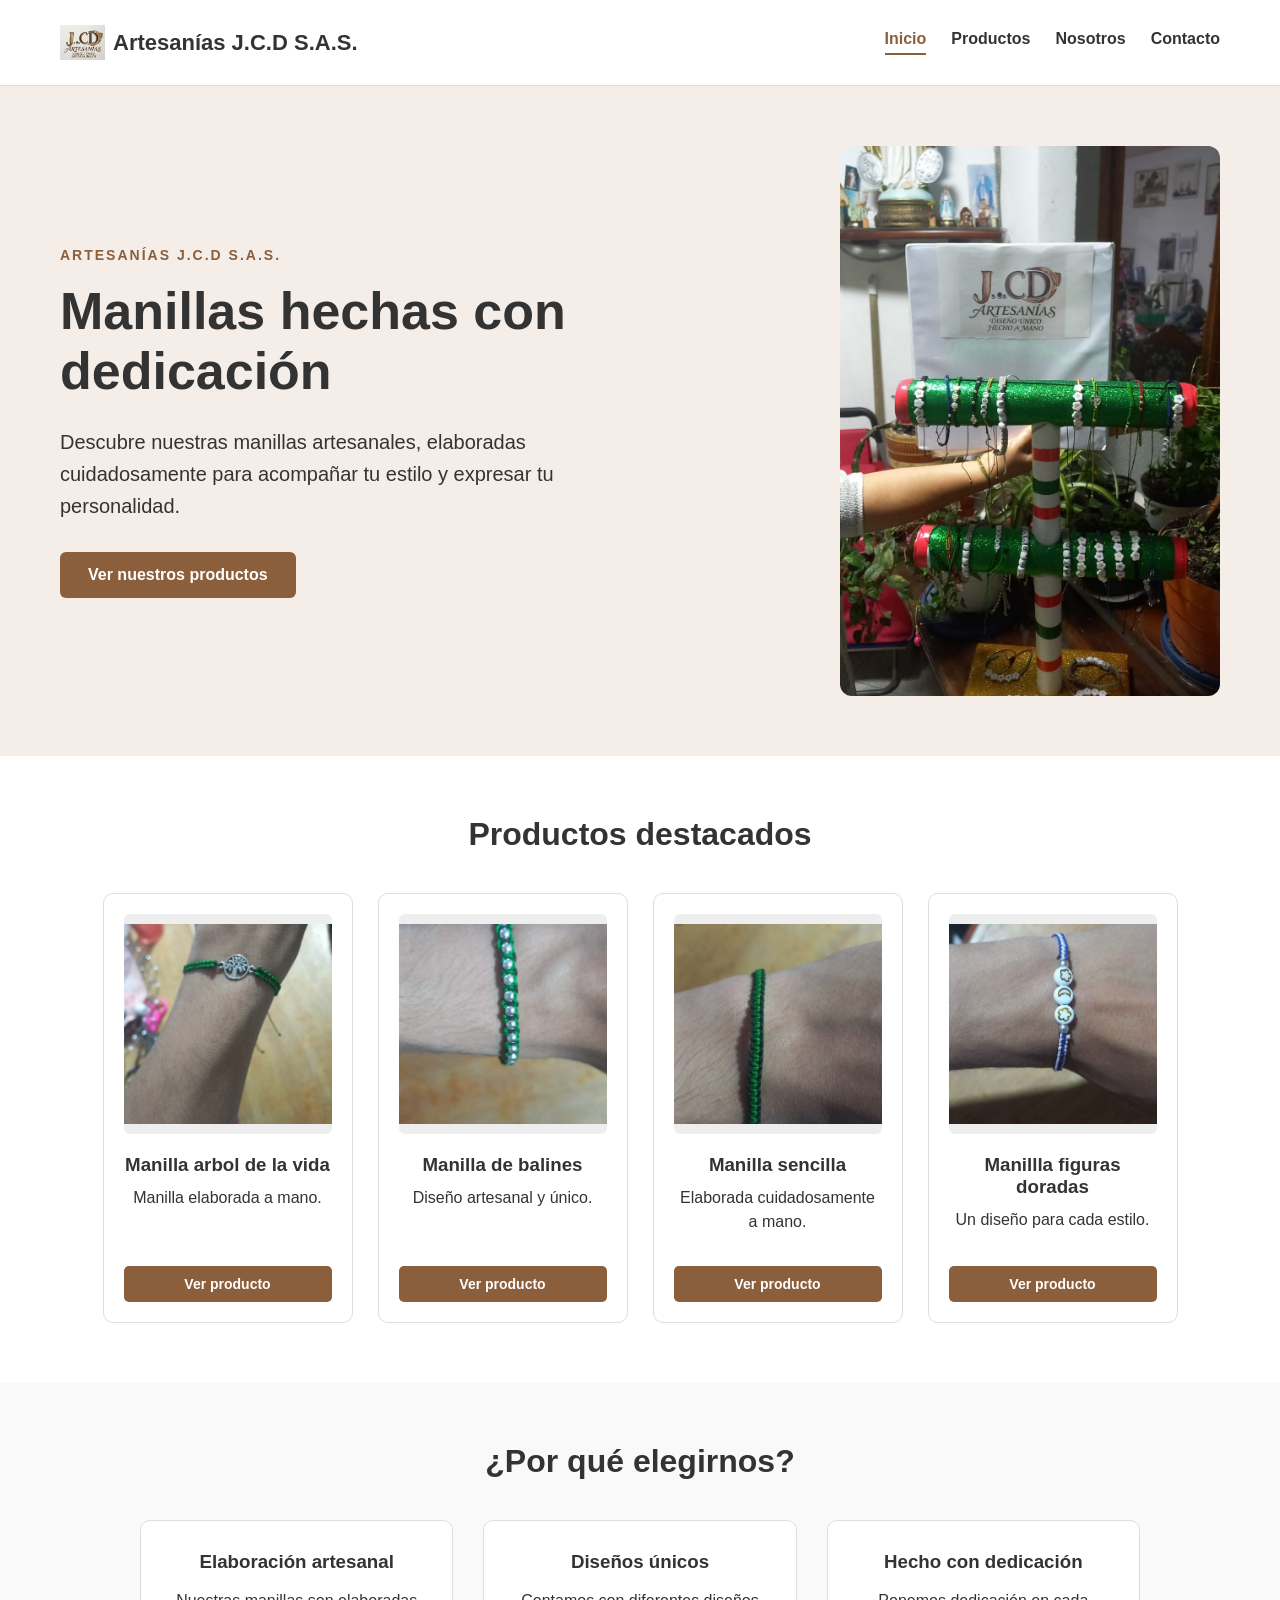
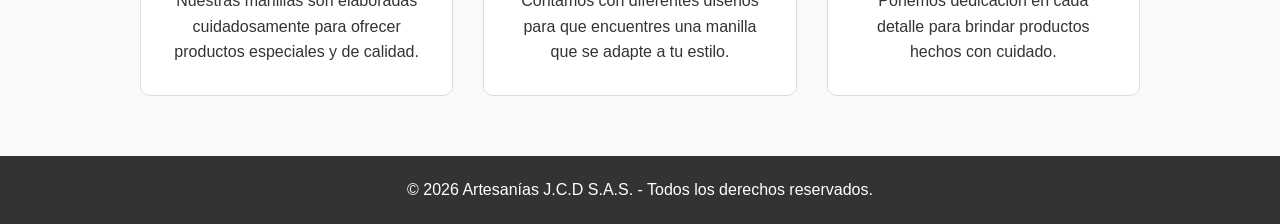
<file: index.html>
<!DOCTYPE html>
<html lang="es">
<head>
    <meta charset="UTF-8">
    <meta name="viewport" content="width=device-width, initial-scale=1.0">
    <title>Artesanías J.C.D S.A.S.</title>
    <link rel="icon" type="image/jpeg" href="./img/Logo.jpeg">
    <link rel="stylesheet" href="./CSS/estilos.css">
</head>

<body>

    <header>
       <div class="logo">
            <img src="./img/Logo.jpeg" alt="Logo Artesanías J.C.D">
            <span>Artesanías J.C.D S.A.S.</span>
        </div>

        <nav>
            <a href="index.html" class="activo">Inicio</a>
            <a href="productos.html">Productos</a>
            <a href="nosotros.html">Nosotros</a>
            <a href="contacto.html">Contacto</a>
        </nav>
    </header>

    <main>

        <section class="inicio">

            <div class="inicio-contenido">

                <div class="inicio-texto">

                    <p class="inicio-etiqueta">
                        ARTESANÍAS J.C.D S.A.S.
                    </p>

                    <h1>
                        Manillas hechas con dedicación
                    </h1>

                    <p>
                        Descubre nuestras manillas artesanales, elaboradas
                        cuidadosamente para acompañar tu estilo y expresar
                        tu personalidad.
                    </p>

                    <a href="productos.html" class="boton">
                        Ver nuestros productos
                    </a>

                </div>


                <div class="inicio-imagen">

                    <img src="img/Inicio.jpeg"
                        alt="Manillas artesanales">

                </div>

            </div>

</section>

</section>

        <section class="productos-destacados">

            <h2>Productos destacados</h2>

            <div class="productos">

                <div class="producto">

                    <div class="imagen-producto">
                        <img src="img/Manilla_Arbol_de_la_vida.jpeg" alt="Arbol de la vida">
                    </div>

                    <h3>Manilla arbol de la vida</h3>

                    <p>Manilla elaborada a mano.</p>

                    <a href="productos.html" class="boton-producto">
                        Ver producto
                    </a>

                </div>


                <div class="producto">

                    <div class="imagen-producto">
                        <img src="img/Manilla_de_balines.jpeg" alt="Manilla de balines">
                    </div>

                    <h3>Manilla de balines</h3>

                    <p>Diseño artesanal y único.</p>

                    <a href="productos.html" class="boton-producto">
                        Ver producto
                    </a>

                </div>


                <div class="producto">

                    <div class="imagen-producto">
                        <img src="img/Manilla_Sencilla.jpeg" alt="Manilla sencilla">
                    </div>

                    <h3>Manilla sencilla</h3>

                    <p>Elaborada cuidadosamente a mano.</p>

                    <a href="productos.html" class="boton-producto">
                        Ver producto
                    </a>

                </div>


                <div class="producto">

                    <div class="imagen-producto">
                        <img src="img/Manillla_figuras_doradas.jpeg" alt="Manillla_figuras_doradas">
                    </div>

                    <h3>Manillla figuras doradas</h3>

                    <p>Un diseño para cada estilo.</p>

                    <a href="productos.html" class="boton-producto">
                        Ver producto
                    </a>

                </div>

            </div>

        </section>

        <section class="porque-elegirnos">

    <h2>¿Por qué elegirnos?</h2>

    <div class="razones">

        <div class="razon">
            <i class="fa-solid fa-hand-sparkles"></i>
            <h3>Elaboración artesanal</h3>
            <p>
                Nuestras manillas son elaboradas cuidadosamente
                para ofrecer productos especiales y de calidad.
            </p>
        </div>

        <div class="razon">
            <i class="fa-solid fa-star"></i>
            <h3>Diseños únicos</h3>
            <p>
                Contamos con diferentes diseños para que encuentres
                una manilla que se adapte a tu estilo.
            </p>
        </div>

        <div class="razon">
            <i class="fa-solid fa-heart"></i>
            <h3>Hecho con dedicación</h3>
            <p>
                Ponemos dedicación en cada detalle para brindar
                productos hechos con cuidado.
            </p>
        </div>

    </div>

</section>

    </main>

    <footer>
        <p>© 2026 Artesanías J.C.D S.A.S. - Todos los derechos reservados.</p>
    </footer>

</body>
</html>
</file>
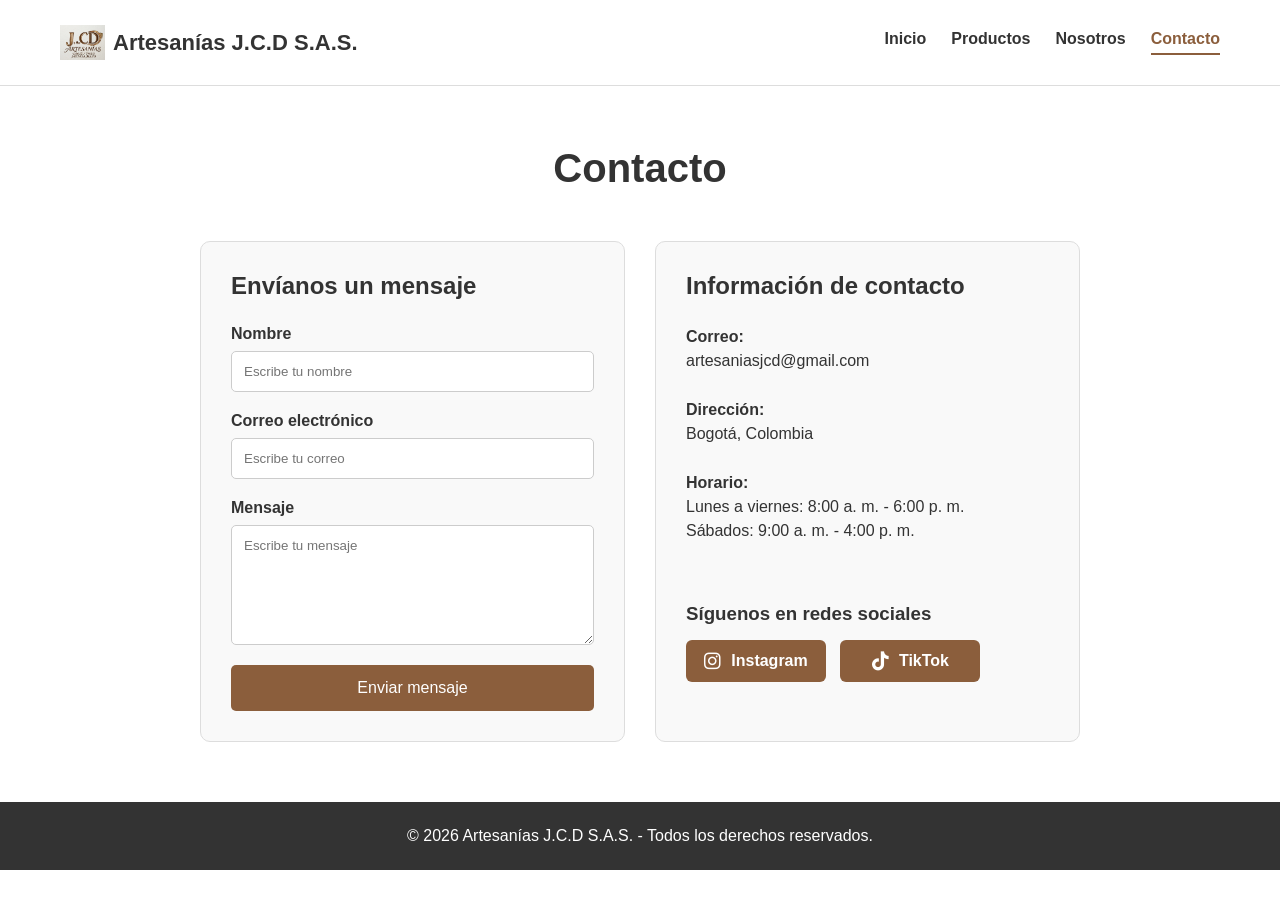
<file: contacto.html>
<!DOCTYPE html>
<html lang="es">

<head>
    <meta charset="UTF-8">
    <meta name="viewport" content="width=device-width, initial-scale=1.0">

    <title>Contacto - Artesanías J.C.D S.A.S.</title>

    <link rel="stylesheet" href="./CSS/estilos.css">

    <link rel="icon" type="image/jpeg" href="./img/Logo.jpeg">

    <link rel="stylesheet"
        href="https://cdnjs.cloudflare.com/ajax/libs/font-awesome/6.5.2/css/all.min.css">

</head>

<body>

    <header>

        <div class="logo">
            <img src="./img/Logo.jpeg" alt="Logo Artesanías J.C.D">
            <span>Artesanías J.C.D S.A.S.</span>
        </div>

        <nav>
            <a href="index.html">Inicio</a>
            <a href="productos.html">Productos</a>
            <a href="nosotros.html">Nosotros</a>
            <a href="contacto.html" class="activo">Contacto</a>
        </nav>

    </header>


    <main>

        <section class="contacto">

            <h1>Contacto</h1>

            <div class="contacto-contenido">


                <!-- FORMULARIO -->

                <div class="formulario">

                    <h2>Envíanos un mensaje</h2>

                    <form id="formulario-contacto" action="https://formspree.io/f/xbgjrnvz" method="POST">

                        <label for="nombre">Nombre</label>

                        <input
                            type="text"
                            id="nombre"
                            name="nombre"
                            placeholder="Escribe tu nombre"
                        >

                        <label for="correo">Correo electrónico</label>

                        <input
                            type="email"
                            id="correo"
                            name="correo"
                            placeholder="Escribe tu correo"
                        >

                        <label for="mensaje">Mensaje</label>

                        <textarea
                            id="mensaje"
                            name="mensaje"
                            placeholder="Escribe tu mensaje"
                        ></textarea>

                        <button type="submit">
                            Enviar mensaje
                        </button>

                        <p id="mensaje-formulario"></p>

                    </form>

                </div>


                <!-- INFORMACIÓN DE CONTACTO -->

                <div class="informacion-contacto">

                    <h2>Información de contacto</h2>

                    <p>
                        <strong>Correo:</strong><br>
                        artesaniasjcd@gmail.com
                    </p>

                    <p>
                        <strong>Dirección:</strong><br>
                        Bogotá, Colombia
                    </p>

                    <p>
                        <strong>Horario:</strong><br>
                        Lunes a viernes: 8:00 a. m. - 6:00 p. m.<br>
                        Sábados: 9:00 a. m. - 4:00 p. m.
                    </p>


                    <!-- REDES SOCIALES -->

                    <div class="redes-sociales">

                        <h3>Síguenos en redes sociales</h3>

                        <a href="https://www.instagram.com/j.c.d.artesanias?igsi=NG5wYnc1M2ZqN2w1" target="_blank">
                            <i class="fa-brands fa-instagram"></i>
                            <span>Instagram</span>
                        </a>

                        <a href="https://www.tiktok.com/@artesanas.j.c.d" target="_blank">
                            <i class="fa-brands fa-tiktok"></i>
                            <span>TikTok</span>
                        </a>

                    </div>

                </div>

            </div>

        </section>

    </main>


    <footer>

        <p>
            © 2026 Artesanías J.C.D S.A.S. - Todos los derechos reservados.
        </p>

    </footer>
    
    <script>

const formulario = document.getElementById("formulario-contacto");
const mensaje = document.getElementById("mensaje-formulario");

formulario.addEventListener("submit", async function(event) {

    event.preventDefault();

    const datos = new FormData(formulario);

    try {

        const respuesta = await fetch(formulario.action, {
            method: "POST",
            body: datos,
            headers: {
                "Accept": "application/json"
            }
        });

        if (respuesta.ok) {

            mensaje.textContent = "¡Mensaje enviado correctamente!";
            mensaje.style.color = "#8b5e3c";

            formulario.reset();

        } else {

            mensaje.textContent = "No se pudo enviar el mensaje. Inténtalo nuevamente.";
            mensaje.style.color = "red";

        }

    } catch (error) {

        mensaje.textContent = "Ocurrió un error. Inténtalo nuevamente.";
        mensaje.style.color = "red";

    }

});

</script>
</body>

</html>
</file>
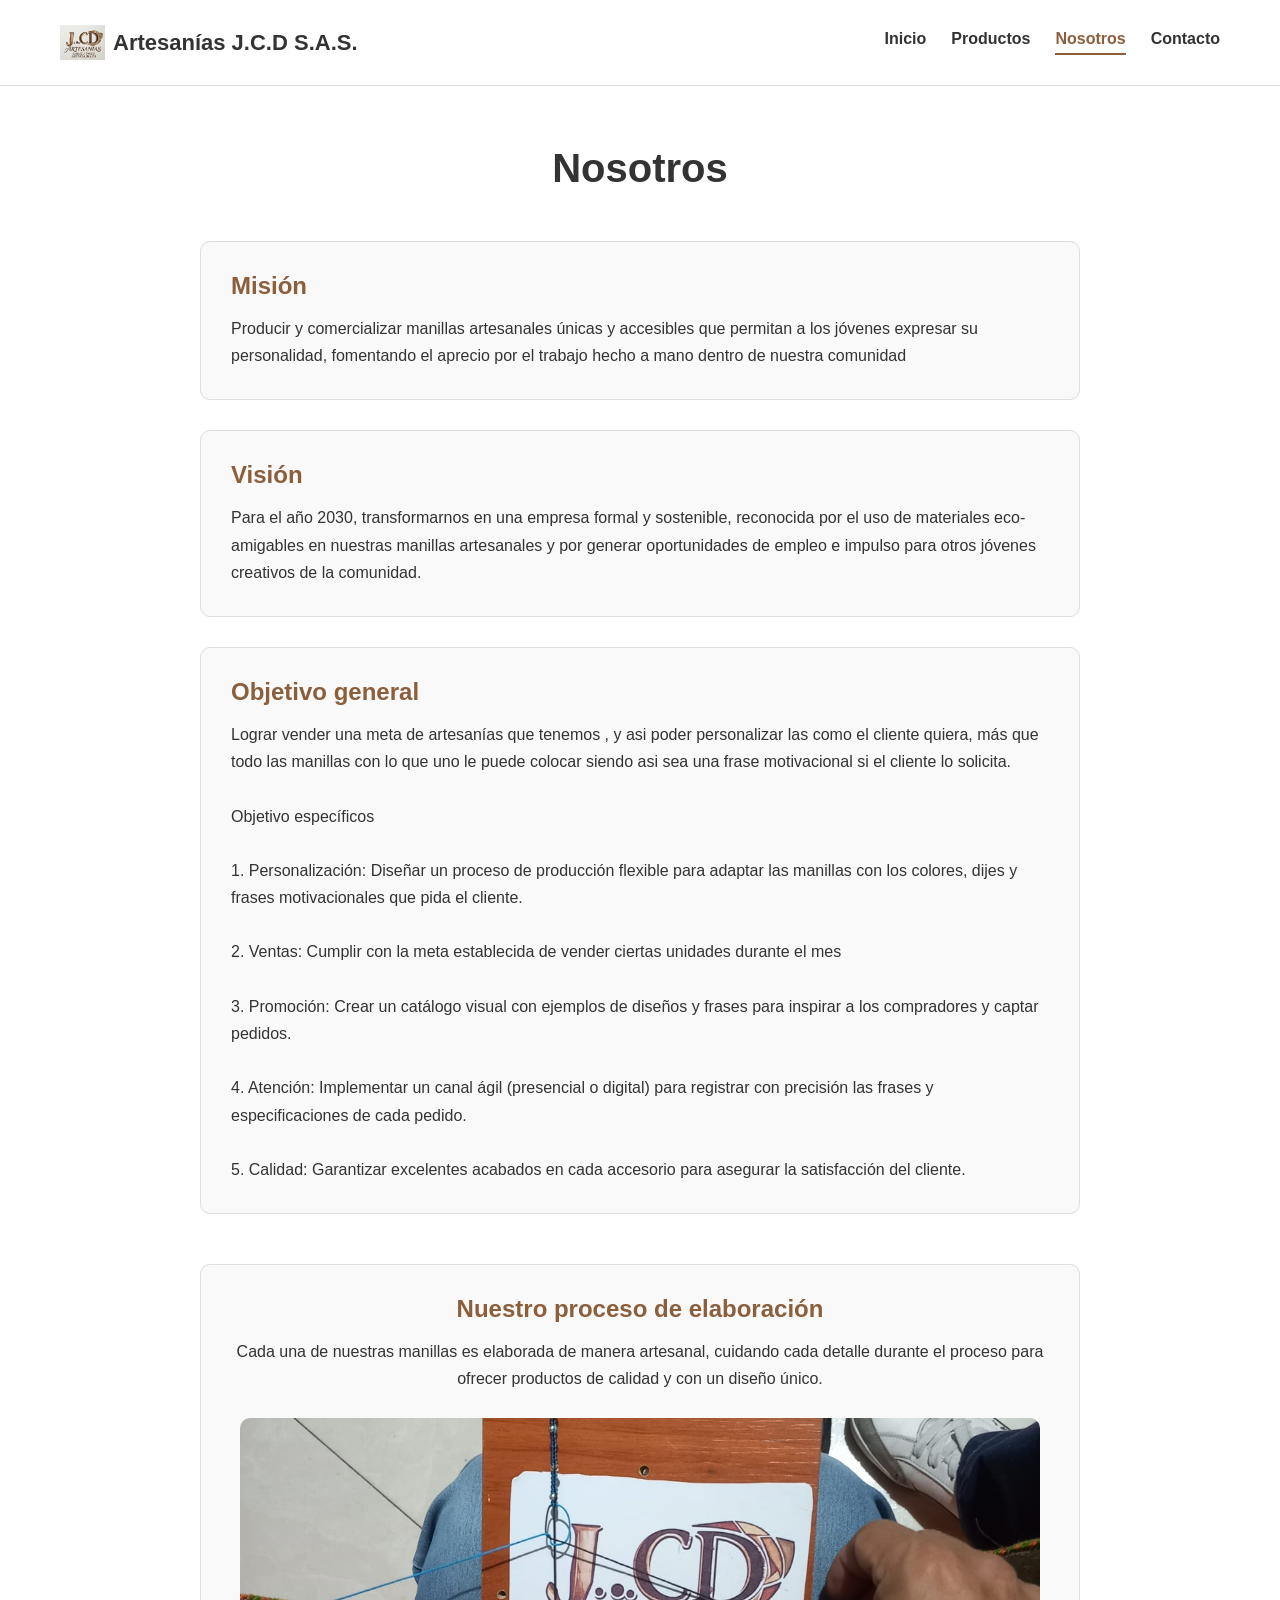
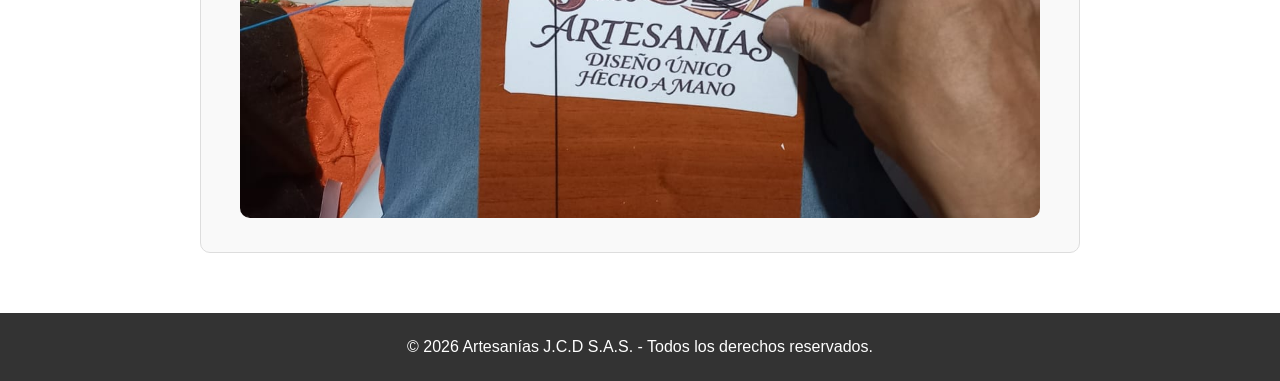
<file: nosotros.html>
<!DOCTYPE html>
<html lang="es">

<head>
    <meta charset="UTF-8">
    <meta name="viewport" content="width=device-width, initial-scale=1.0">

    <title>Nosotros - Artesanías J.C.D S.A.S.</title>

    <link rel="icon" type="image/jpeg" href="./img/Logo.jpeg">

    <link rel="stylesheet" href="./CSS/estilos.css">
</head>

<body>

    <header>

        <div class="logo">
            <img src="./img/Logo.jpeg" alt="Logo Artesanías J.C.D">
            <span>Artesanías J.C.D S.A.S.</span>
        </div>

        <nav>
            <a href="index.html">Inicio</a>
            <a href="productos.html">Productos</a>
            <a href="nosotros.html" class="activo">Nosotros</a>
            <a href="contacto.html">Contacto</a>
        </nav>

    </header>

    <main>

        <section class="nosotros">

            <h1>Nosotros</h1>

            <div class="informacion">

                <div class="bloque">

                    <h2>Misión</h2>

                    <p>
                        Producir y comercializar manillas artesanales únicas y accesibles que permitan a los 
                        jóvenes expresar su personalidad, fomentando el aprecio por el trabajo hecho a mano 
                        dentro de nuestra comunidad 
                    </p>

                </div>

                <div class="bloque">

                    <h2>Visión</h2>

                    <p>
                        Para el año 2030, transformarnos en una empresa formal y sostenible, 
                        reconocida por el uso de materiales eco-amigables en nuestras manillas 
                        artesanales y por generar oportunidades de empleo e impulso para otros 
                        jóvenes creativos de la comunidad.
                    </p>

                </div>

                <div class="bloque">

                    <h2>Objetivo general</h2>

                    <p>
                        Lograr vender una meta de artesanías que tenemos ,
                        y asi poder personalizar las como el cliente quiera, 
                        más que todo las manillas con lo que uno le puede colocar 
                        siendo asi sea una frase motivacional si el cliente lo solicita.<br><br>
                        Objetivo específicos<br><br> 
                        1. Personalización: Diseñar un proceso de producción flexible para adaptar 
                        las manillas con los colores, dijes y frases motivacionales que pida el 
                        cliente.<br>
                        <br>
                        2. Ventas: Cumplir con la meta establecida de vender ciertas  unidades 
                        durante el mes <br>
                        <br>
                        3. Promoción: Crear un catálogo visual con ejemplos de diseños y frases 
                        para inspirar a los compradores y captar pedidos.<br>
                        <br>
                        4. Atención: Implementar un canal ágil (presencial o digital) para 
                        registrar con precisión las frases y especificaciones de cada pedido.<br>
                        <br>
                        5. Calidad: Garantizar excelentes acabados en cada accesorio para asegurar 
                        la satisfacción del cliente.
                    </p>

                </div>

            </div>

            <div class="proceso">

            <h2>Nuestro proceso de elaboración</h2>

            <p>
                Cada una de nuestras manillas es elaborada de manera artesanal,
                cuidando cada detalle durante el proceso para ofrecer productos
                de calidad y con un diseño único.
            </p>

            <div class="proceso-imagen">
                <img src="img/Proceso.jpeg" alt="Proceso de elaboración de manillas">
            </div>

            </div>

        </section>

    </main>

    <footer>

        <p>
            © 2026 Artesanías J.C.D S.A.S. - Todos los derechos reservados.
        </p>

    </footer>

</body>

</html>
</file>
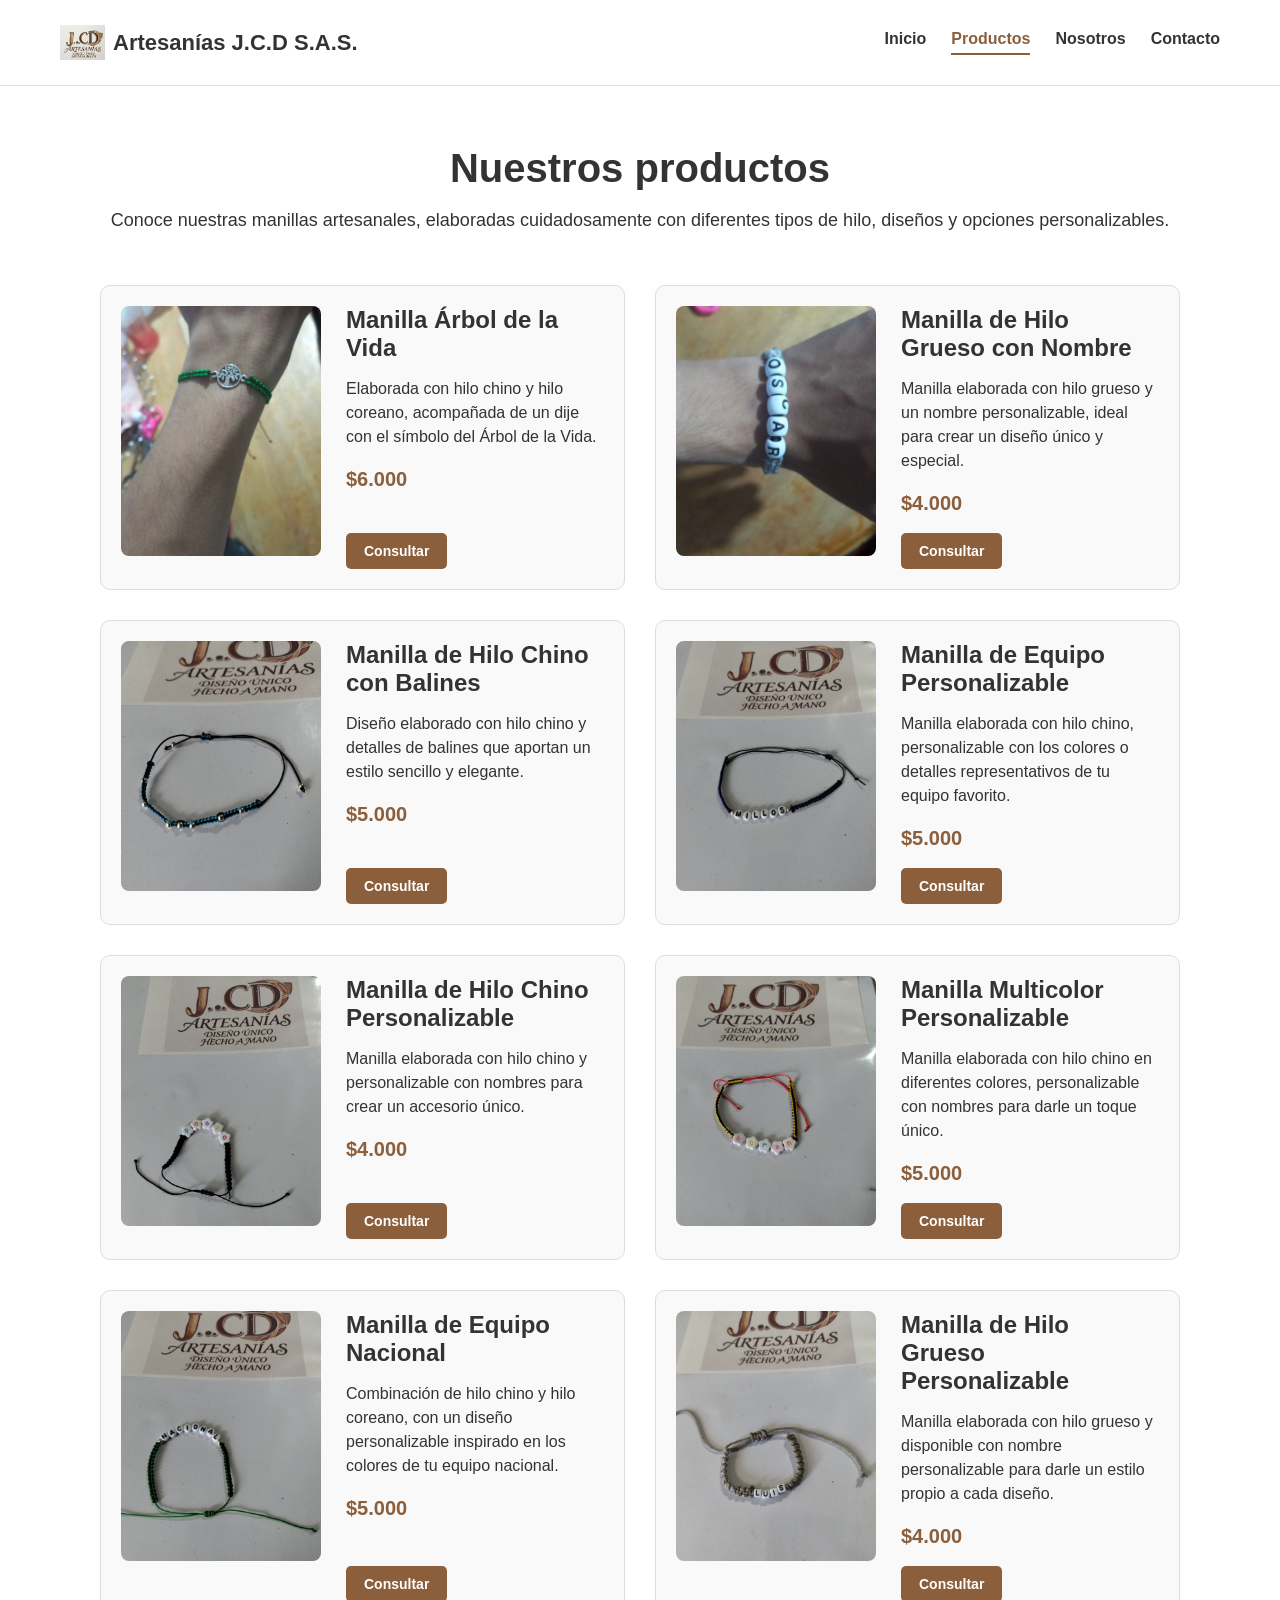
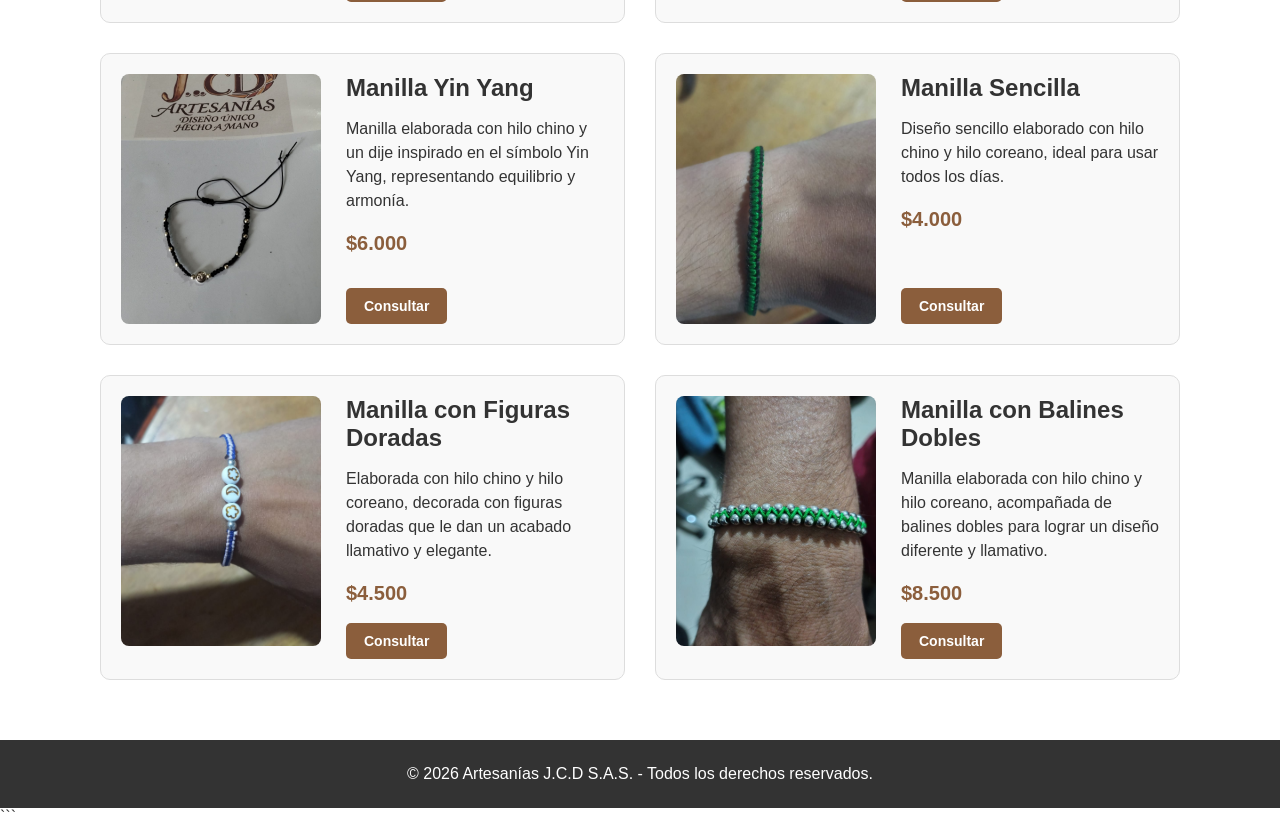
<file: productos.html>
<!DOCTYPE html>

<html lang="es">

<head>
    <meta charset="UTF-8">
    <meta name="viewport" content="width=device-width, initial-scale=1.0">

<title>Productos - Artesanías J.C.D S.A.S.</title>

<link rel="icon" type="image/jpeg" href="./img/Logo.jpeg">

<link rel="stylesheet" href="./CSS/estilos.css">

</head>

<body>


<header>

    <div class="logo">
        <img src="./img/Logo.jpeg" alt="Logo Artesanías J.C.D">
        <span>Artesanías J.C.D S.A.S.</span>
    </div>

    <nav>
        <a href="index.html">Inicio</a>
        <a href="productos.html" class="activo">Productos</a>
        <a href="nosotros.html">Nosotros</a>
        <a href="contacto.html">Contacto</a>
    </nav>

</header>

<main>

    <section class="productos-pagina">

        <h1>Nuestros productos</h1>

        <p class="descripcion-productos">
            Conoce nuestras manillas artesanales, elaboradas cuidadosamente
            con diferentes tipos de hilo, diseños y opciones personalizables.
        </p>

        <div class="catalogo">


            <!-- PRODUCTO 1 -->

            <div class="producto-catalogo">

                <div class="imagen-catalogo">
                    <img src="img/Manilla_Arbol_de_la_vida.jpeg"
                        alt="Manilla árbol de la vida">
                </div>

                <div class="info-producto">

                    <h2>Manilla Árbol de la Vida</h2>

                    <p>
                        Elaborada con hilo chino y hilo coreano,
                        acompañada de un dije con el símbolo del
                        Árbol de la Vida.
                    </p>

                    <p class="precio">
                        $6.000
                    </p>

                    <a href="contacto.html" class="boton-producto">
                        Consultar
                    </a>

                </div>

            </div>


            <!-- PRODUCTO 2 -->

            <div class="producto-catalogo">

                <div class="imagen-catalogo">
                    <img src="img/Manilla_de_hilo_gruesp_con_nombre.jpeg"
                        alt="Manilla de hilo grueso con nombre personalizable">
                </div>

                <div class="info-producto">

                    <h2>Manilla de Hilo Grueso con Nombre</h2>

                    <p>
                        Manilla elaborada con hilo grueso y un nombre
                        personalizable, ideal para crear un diseño
                        único y especial.
                    </p>

                    <p class="precio">
                        $4.000
                    </p>

                    <a href="contacto.html" class="boton-producto">
                        Consultar
                    </a>

                </div>

            </div>


            <!-- PRODUCTO 3 -->

            <div class="producto-catalogo">

                <div class="imagen-catalogo">
                    <img src="img/Manilla_Hilo_chino_Balines.jpeg"
                        alt="Manilla de hilo chino con balines">
                </div>

                <div class="info-producto">

                    <h2>Manilla de Hilo Chino con Balines</h2>

                    <p>
                        Diseño elaborado con hilo chino y detalles
                        de balines que aportan un estilo sencillo
                        y elegante.
                    </p>

                    <p class="precio">
                        $5.000
                    </p>

                    <a href="contacto.html" class="boton-producto">
                        Consultar
                    </a>

                </div>

            </div>


            <!-- PRODUCTO 4 -->

            <div class="producto-catalogo">

                <div class="imagen-catalogo">
                    <img src="img/Manilla_Hilo_chino_Equipo_Personalizable_Millos.jpeg"
                        alt="Manilla personalizable de equipo">
                </div>

                <div class="info-producto">

                    <h2>Manilla de Equipo Personalizable</h2>

                    <p>
                        Manilla elaborada con hilo chino, personalizable
                        con los colores o detalles representativos
                        de tu equipo favorito.
                    </p>

                    <p class="precio">
                        $5.000
                    </p>

                    <a href="contacto.html" class="boton-producto">
                        Consultar
                    </a>

                </div>

            </div>


            <!-- PRODUCTO 5 -->

            <div class="producto-catalogo">

                <div class="imagen-catalogo">
                    <img src="img/Manilla_Hilo_Chino_Personalizable.jpeg"
                        alt="Manilla de hilo chino personalizable">
                </div>

                <div class="info-producto">

                    <h2>Manilla de Hilo Chino Personalizable</h2>

                    <p>
                        Manilla elaborada con hilo chino y personalizable
                        con nombres para crear un accesorio único.
                    </p>

                    <p class="precio">
                        $4.000
                    </p>

                    <a href="contacto.html" class="boton-producto">
                        Consultar
                    </a>

                </div>

            </div>


            <!-- PRODUCTO 6 -->

            <div class="producto-catalogo">

                <div class="imagen-catalogo">
                    <img src="img/Manilla_Hilo_Chino_Personalizable_Multicolor.jpeg"
                        alt="Manilla de hilo chino multicolor">
                </div>

                <div class="info-producto">

                    <h2>Manilla Multicolor Personalizable</h2>

                    <p>
                        Manilla elaborada con hilo chino en diferentes
                        colores, personalizable con nombres para darle
                        un toque único.
                    </p>

                    <p class="precio">
                        $5.000
                    </p>

                    <a href="contacto.html" class="boton-producto">
                        Consultar
                    </a>

                </div>

            </div>


            <!-- PRODUCTO 7 -->

            <div class="producto-catalogo">

                <div class="imagen-catalogo">
                    <img src="img/Manilla_Hilo_chinoycoreano_Equipo_Personalizable_Nacional.jpeg"
                        alt="Manilla de equipo nacional personalizable">
                </div>

                <div class="info-producto">

                    <h2>Manilla de Equipo Nacional</h2>

                    <p>
                        Combinación de hilo chino y hilo coreano,
                        con un diseño personalizable inspirado
                        en los colores de tu equipo nacional.
                    </p>

                    <p class="precio">
                        $5.000
                    </p>

                    <a href="contacto.html" class="boton-producto">
                        Consultar
                    </a>

                </div>

            </div>


            <!-- PRODUCTO 8 -->

            <div class="producto-catalogo">

                <div class="imagen-catalogo">
                    <img src="img/Manilla_Hilo_Grueso_Personalizable.jpeg"
                        alt="Manilla de hilo grueso personalizable">
                </div>

                <div class="info-producto">

                    <h2>Manilla de Hilo Grueso Personalizable</h2>

                    <p>
                        Manilla elaborada con hilo grueso y disponible
                        con nombre personalizable para darle un estilo
                        propio a cada diseño.
                    </p>

                    <p class="precio">
                        $4.000
                    </p>

                    <a href="contacto.html" class="boton-producto">
                        Consultar
                    </a>

                </div>

            </div>


            <!-- PRODUCTO 9 -->

            <div class="producto-catalogo">

                <div class="imagen-catalogo">
                    <img src="img/Manilla_Jing_Jang_Hilo_Chino.jpeg"
                        alt="Manilla Yin Yang de hilo chino">
                </div>

                <div class="info-producto">

                    <h2>Manilla Yin Yang</h2>

                    <p>
                        Manilla elaborada con hilo chino y un dije
                        inspirado en el símbolo Yin Yang, representando
                        equilibrio y armonía.
                    </p>

                    <p class="precio">
                        $6.000
                    </p>

                    <a href="contacto.html" class="boton-producto">
                        Consultar
                    </a>

                </div>

            </div>


            <!-- PRODUCTO 10 -->

            <div class="producto-catalogo">

                <div class="imagen-catalogo">
                    <img src="img/Manilla_Sencilla.jpeg"
                        alt="Manilla sencilla de hilo chino y coreano">
                </div>

                <div class="info-producto">

                    <h2>Manilla Sencilla</h2>

                    <p>
                        Diseño sencillo elaborado con hilo chino
                        y hilo coreano, ideal para usar todos los días.
                    </p>

                    <p class="precio">
                        $4.000
                    </p>

                    <a href="contacto.html" class="boton-producto">
                        Consultar
                    </a>

                </div>

            </div>


            <!-- PRODUCTO 11 -->

            <div class="producto-catalogo">

                <div class="imagen-catalogo">
                    <img src="img/Manillla_figuras_doradas.jpeg"
                        alt="Manilla con figuras doradas">
                </div>

                <div class="info-producto">

                    <h2>Manilla con Figuras Doradas</h2>

                    <p>
                        Elaborada con hilo chino y hilo coreano,
                        decorada con figuras doradas que le dan
                        un acabado llamativo y elegante.
                    </p>

                    <p class="precio">
                        $4.500
                    </p>

                    <a href="contacto.html" class="boton-producto">
                        Consultar
                    </a>

                </div>

            </div>


            <!-- PRODUCTO 12 -->

            <div class="producto-catalogo">

                <div class="imagen-catalogo">
                    <img src="img/Manilla_hilo_coreano_chino_balines_dobles.jpeg"
                        alt="Manilla de hilo chino y coreano con balines dobles">
                </div>

                <div class="info-producto">

                    <h2>Manilla con Balines Dobles</h2>

                    <p>
                        Manilla elaborada con hilo chino y hilo coreano,
                        acompañada de balines dobles para lograr un
                        diseño diferente y llamativo.
                    </p>

                    <p class="precio">
                        $8.500
                    </p>

                    <a href="contacto.html" class="boton-producto">
                        Consultar
                    </a>

                </div>

            </div>


        </div>

    </section>

</main>

<footer>

    <p>
        © 2026 Artesanías J.C.D S.A.S. - Todos los derechos reservados.
    </p>

</footer>
```

</body>

</html>
</file>
<file: CSS/estilos.css>
* {
    margin: 0;
    padding: 0;
    box-sizing: border-box;
}

body {
    font-family: Arial, sans-serif;
    color: #333;
    background-color: #ffffff;
}

header {
    display: flex;
    justify-content: space-between;
    align-items: center;
    padding: 20px 60px;
    background-color: #ffffff;
    border-bottom: 1px solid #ddd;
}

.logo {
    font-size: 22px;
    font-weight: bold;
}

nav {
    display: flex;
    gap: 25px;
}

nav a {
    text-decoration: none;
    color: #333;
    font-weight: bold;
}

nav a:hover {
    color: #8b5e3c;
}

nav a.activo {
    color: #8b5e3c;
    border-bottom: 2px solid #8b5e3c;
    padding-bottom: 5px;
}

/* ==============================
   PÁGINA DE INICIO
   ============================== */

.inicio {
    min-height: 520px;
    padding: 60px;

    background-color: #f5eee8;

    display: flex;
    align-items: center;
}

.inicio-contenido {
    width: 100%;
    max-width: 1200px;
    margin: auto;

    display: flex;
    align-items: center;
    justify-content: space-between;

    gap: 60px;
}

.inicio-texto {
    flex: 1;
    max-width: 600px;
}

.inicio-etiqueta {
    font-size: 14px !important;
    font-weight: bold;
    letter-spacing: 2px;
    color: #8b5e3c;
    margin-bottom: 15px !important;
}

.inicio h1 {
    font-size: 52px;
    margin-bottom: 25px;
}

.inicio p {
    font-size: 20px;
    line-height: 1.6;
    margin-bottom: 30px;
}

.inicio-imagen {
    flex: 0 0 380px;
    max-width: 380px;
}

.inicio-imagen img {
    width: 380px;
    height: 550px;
    object-fit: cover;
    object-position: center;
    border-radius: 12px;
    display: block;
}

.boton {
    display: inline-block;

    padding: 14px 28px;

    background-color: #8b5e3c;
    color: white;

    text-decoration: none;
    border-radius: 6px;

    font-weight: bold;

    transition: 0.2s;
}

.boton:hover {
    opacity: 0.85;
    transform: translateY(-2px);
}

.productos-destacados {
    padding: 60px;
    text-align: center;
}

.productos-destacados h2 {
    font-size: 32px;
    margin-bottom: 40px;
}

.productos-destacados h1 {
    font-size: 40px;
    margin-bottom: 50px;
}

.productos {
    display: flex;
    justify-content: center;
    gap: 25px;
    flex-wrap: nowrap;
}

.producto {
    width: 250px;
    min-height: 430px;

    padding: 20px;

    border: 1px solid #ddd;
    border-radius: 10px;

    background-color: white;

    display: flex;
    flex-direction: column;
}

.imagen-producto {
    height: 220px;
    display: flex;
    align-items: center;
    justify-content: center;
    background-color: #eee;
    margin-bottom: 20px;
    overflow: hidden;
    border-radius: 6px;
}

.imagen-producto img {
    width: 100%;
    height: 100%;
    object-fit: cover;
    display: block;
}

.producto h3 {
    margin-bottom: 10px;
}

.producto p {
    margin-bottom: 15px;
    line-height: 1.5;
}

.boton-producto {
    display: inline-block;

    margin-top: auto;

    padding: 10px 18px;

    background-color: #8b5e3c;
    color: white;

    text-decoration: none;
    text-align: center;

    border-radius: 5px;

    font-weight: bold;
    font-size: 14px;
}

.boton-producto {
    display: inline-block;

    padding: 10px 18px;

    background-color: #8b5e3c;
    color: white;

    text-decoration: none;
    border-radius: 5px;

    font-weight: bold;
    font-size: 14px;
}

.boton-producto:hover {
    opacity: 0.85;
}

footer {
    padding: 25px;
    text-align: center;
    background-color: #333;
    color: white;
}

.imagen-producto img {
    width: 100%;
    height: 200px;
    object-fit: cover;
    display: block;
}
.nosotros {
    padding: 60px;
    max-width: 1000px;
    margin: auto;
}

.nosotros h1 {
    text-align: center;
    font-size: 40px;
    margin-bottom: 50px;
}

.informacion {
    display: flex;
    flex-direction: column;
    gap: 30px;
}

.bloque {
    padding: 30px;
    border: 1px solid #ddd;
    border-radius: 10px;
    background-color: #f9f9f9;
}

.bloque h2 {
    margin-bottom: 15px;
    color: #8b5e3c;
}

.bloque p {
    line-height: 1.7;
}
.contacto {
    padding: 60px;
    max-width: 1000px;
    margin: auto;
}

.contacto h1 {
    text-align: center;
    font-size: 40px;
    margin-bottom: 50px;
}

.contacto-contenido {
    display: flex;
    gap: 30px;
}

.formulario,
.informacion-contacto {
    flex: 1;
    padding: 30px;
    border: 1px solid #ddd;
    border-radius: 10px;
    background-color: #f9f9f9;
}

.formulario h2,
.informacion-contacto h2 {
    margin-bottom: 25px;
}

.formulario form {
    display: flex;
    flex-direction: column;
}

.formulario label {
    margin-bottom: 8px;
    font-weight: bold;
}

.formulario input,
.formulario textarea {
    padding: 12px;
    margin-bottom: 20px;
    border: 1px solid #ccc;
    border-radius: 5px;
    font-family: Arial, sans-serif;
}

.formulario textarea {
    height: 120px;
    resize: vertical;
}

.formulario button {
    padding: 14px;
    border: none;
    border-radius: 5px;
    background-color: #8b5e3c;
    color: white;
    font-size: 16px;
    cursor: pointer;
}

.formulario button:hover {
    opacity: 0.85;
}

.informacion-contacto p {
    margin-bottom: 25px;
    line-height: 1.5;
}
.proceso {
    margin-top: 50px;
    padding: 30px;
    border: 1px solid #ddd;
    border-radius: 10px;
    background-color: #f9f9f9;
    text-align: center;
}

.proceso h2 {
    color: #8b5e3c;
    margin-bottom: 15px;
}

.proceso p {
    line-height: 1.7;
    margin-bottom: 25px;
}

.proceso-imagen img {
    width: 100%;
    max-width: 800px;
    height: 400px;
    object-fit: cover;
    border-radius: 10px;
}

.porque-elegirnos {
    padding: 60px;
    text-align: center;
    background-color: #f9f9f9;
}

.porque-elegirnos h2 {
    font-size: 32px;
    margin-bottom: 40px;
}

.razones {
    max-width: 1000px;
    margin: auto;

    display: flex;
    justify-content: center;
    gap: 30px;
}

.razon {
    flex: 1;
    padding: 30px;

    background-color: white;
    border: 1px solid #ddd;
    border-radius: 10px;
}

.razon i {
    font-size: 35px;
    color: #8b5e3c;
    margin-bottom: 20px;
}

.razon h3 {
    margin-bottom: 15px;
}

.razon p {
    line-height: 1.6;
}

.productos-pagina {
    padding: 60px;
    max-width: 1200px;
    margin: auto;
    text-align: center;
}

.productos-pagina h1 {
    font-size: 40px;
    margin-bottom: 15px;
}

.descripcion-productos {
    font-size: 18px;
    line-height: 1.6;
    margin-bottom: 50px;
}

.catalogo {
    display: grid;
    grid-template-columns: repeat(2, 1fr);
    gap: 30px;
}

.producto-catalogo {
    display: flex;
    gap: 25px;

    padding: 20px;

    border: 1px solid #ddd;
    border-radius: 10px;

    background-color: #f9f9f9;

    text-align: left;
}

.imagen-catalogo {
    width: 200px;
    min-width: 200px;
    height: 250px;

    overflow: hidden;
    border-radius: 8px;
}

.imagen-catalogo img {
    width: 100%;
    height: 100%;

    object-fit: cover;
}

.info-producto {
    display: flex;
    flex-direction: column;
}

.info-producto h2 {
    margin-bottom: 15px;
}

.info-producto p {
    line-height: 1.5;
    margin-bottom: 15px;
}

.precio {
    font-size: 20px;
    font-weight: bold;
    color: #8b5e3c;
}

.info-producto .boton-producto {
    margin-top: auto;
    width: fit-content;
}
.logo {
    display: flex;
    align-items: center;
    gap: 12px;

    font-size: 22px;
    font-weight: bold;
}

.logo img {
    width: 35px;
    height: 35px;
    object-fit: contain;
}
.logo {
    display: flex;
    align-items: center;
    gap: 8px;
}

.logo img {
    width: 45px !important;
    height: 45px !important;
    max-width: 45px !important;
    max-height: 45px !important;
    object-fit: contain;
}

@media (max-width: 768px) {

    .porque-elegirnos {
        padding: 40px 20px;
    }

    .razones {
        flex-direction: column;
        gap: 20px;
    }

    .razon {
        width: 100%;
    }

        .inicio {
        padding: 40px 20px;
    }

    .inicio-contenido {
        flex-direction: column;
        gap: 35px;
        text-align: center;
    }

    .inicio h1 {
        font-size: 38px;
    }

    .inicio p {
        font-size: 17px;
    }

    .inicio-imagen {
        width: 100%;
        max-width: 380px;
    }

    .inicio-imagen img {
        width: 100%;
        height: 500px;
        object-fit: cover;
        border-radius: 12px;
    }

    header {
        flex-direction: column;
        gap: 15px;
        padding: 20px;
    }

    nav {
        gap: 15px;
        flex-wrap: wrap;
        justify-content: center;
    }

    .inicio {
        min-height: 400px;
        padding: 30px 20px;
    }

    .inicio h1 {
        font-size: 35px;
    }

    .inicio p {
        font-size: 17px;
    }

    .productos-destacados {
        padding: 40px 20px;
    }

    .productos {
        flex-wrap: wrap;
    }

    .producto {
        width: 45%;
    }

    .nosotros {
        padding: 40px 20px;
    }

    .contacto {
        padding: 40px 20px;
    }

    .contacto-contenido {
        flex-direction: column;
    }

    .proceso-imagen img {
        height: 300px;
    }

        .productos-pagina {
        padding: 40px 20px;
    }

    .catalogo {
        grid-template-columns: 1fr;
    }

    .producto-catalogo {
        flex-direction: column;
    }

    .imagen-catalogo {
        width: 100%;
        height: 300px;
    }

    .info-producto .boton-producto {
        width: 100%;
        margin-top: 10px;
    }

}
.redes-sociales {
    margin-top: 60px;
}

.redes-sociales h3 {
    margin-bottom: 15px;
}

.redes-sociales a {
    display: inline-flex;
    align-items: center;
    justify-content: center;
    gap: 10px;

    width: 140px;
    height: 42px;

    margin-right: 10px;
    margin-bottom: 10px;

    background-color: #8b5e3c;
    color: white;

    text-decoration: none;
    border-radius: 6px;

    font-weight: bold;
}

.redes-sociales a:hover {
    opacity: 0.85;
}

.redes-sociales i {
    font-size: 19px;
}
</file>
